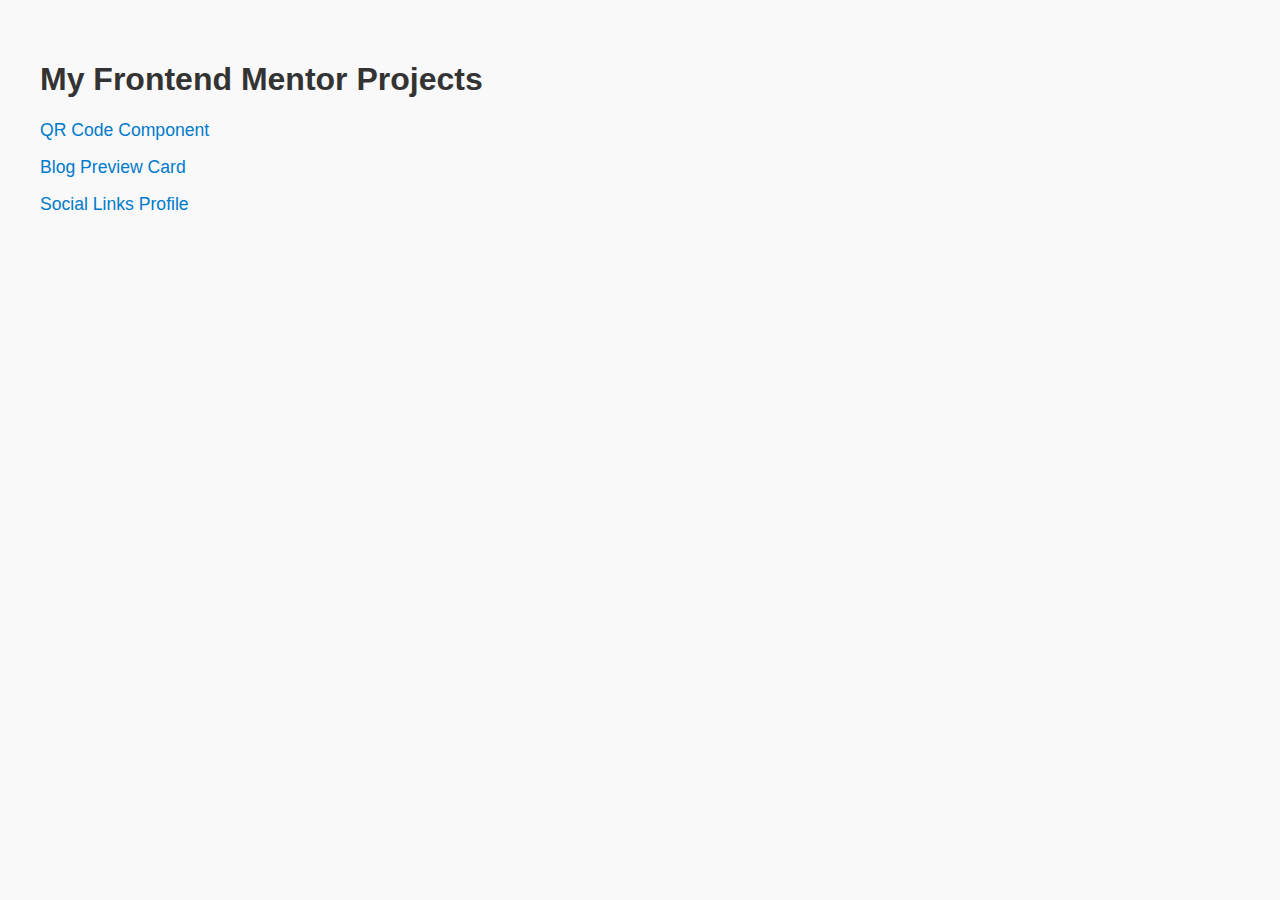
<file: index.html>
<!DOCTYPE html>
<html lang="en">
<head>
    <meta charset="UTF-8">
    <meta name="viewport" content="width=device-width, initial-scale=1.0">
    <title>Frontend Mentor Projects</title>
    <style>
    body {
      font-family: sans-serif;
      padding: 2rem;
      background: #f9f9f9;
    }
    h1 {
      color: #333;
    }
    ul {
      list-style: none;
      padding: 0;
    }
    li {
      margin-bottom: 1rem;
    }
    a {
      text-decoration: none;
      color: #007acc;
      font-size: 1.1rem;
    }
    a:hover {
      text-decoration: underline;
    }
  </style>
</head>
<body>
    
  <h1>My Frontend Mentor Projects</h1>
  <ul>
    <li><a href="01-qr-code-component/index.html">QR Code Component</a></li>
    <li><a href="02-blog-preview-card/index.html">Blog Preview Card</a></li>
    <li><a href="03-social-links-profile-main/index.html">Social Links Profile</a></li>
  </ul>

</body>
</html>
</file>
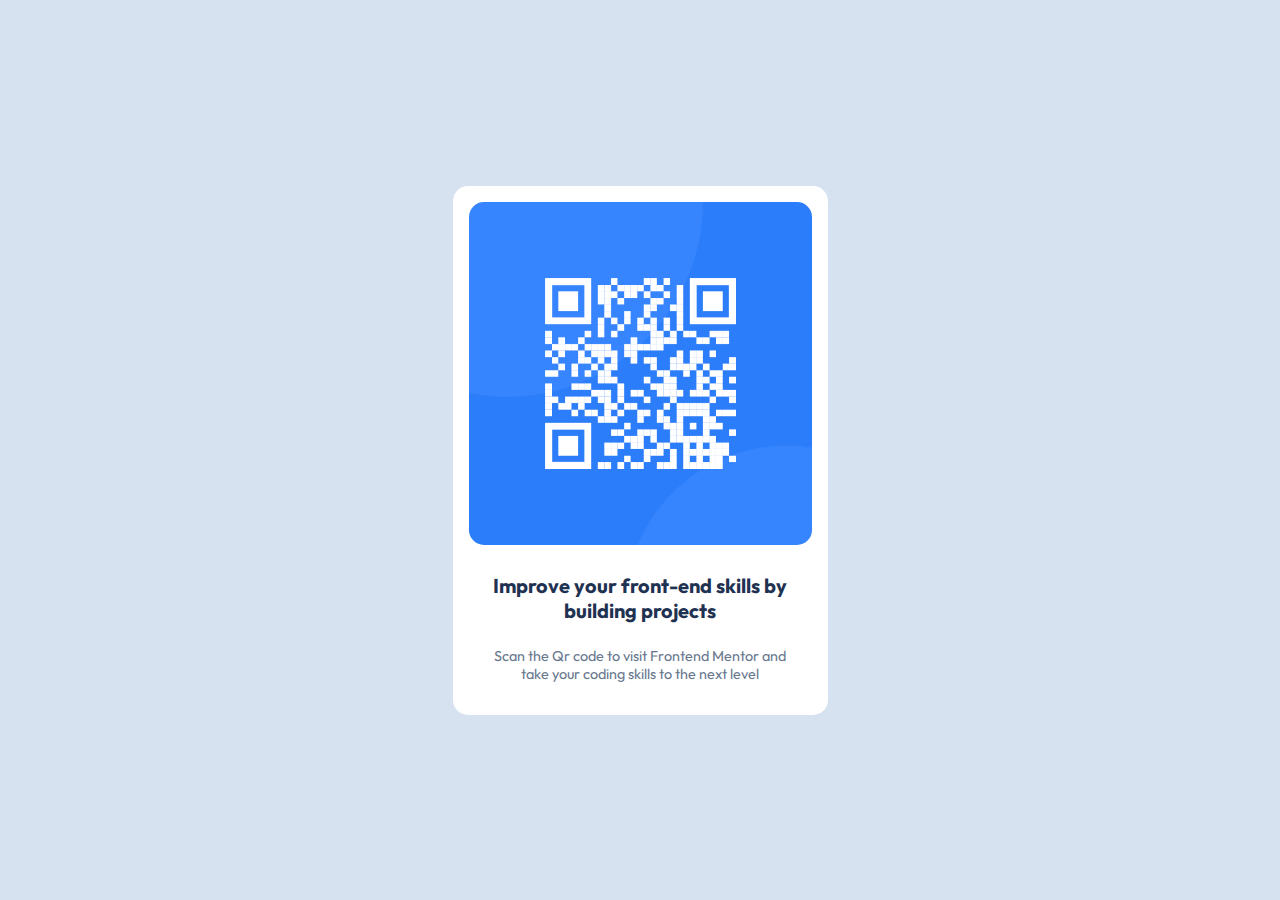
<file: 01-qr-code-component/index.html>
<!DOCTYPE html>
<html lang="en">
<head>
  <meta charset="UTF-8">
  <meta name="viewport" content="width=device-width, initial-scale=1.0"> 
  
  <link rel="preconnect" href="https://fonts.googleapis.com">
  <link rel="preconnect" href="https://fonts.gstatic.com" crossorigin>
  <link href="https://fonts.googleapis.com/css2?family=Outfit:wght@900&display=swap" rel="stylesheet">  
  
  <link rel="stylesheet" href="style.css">
  <link rel="icon" type="image/png" sizes="32x32" href="./images/favicon-32x32.png">
  
  <title>Frontend Mentor | QR code component</title>
  
</head>
<body>

  <div class="qr-card">
    
    <img src="./images/image-qr-code.png" alt="Qr code image">
    
    <div class="qr-content">

      <h1>Improve your front-end skills by building projects</h1>
      <p>Scan the Qr code to visit Frontend Mentor and take your coding skills to the next level</p>

    </div>
  </div>

</body>
</html>
</file>
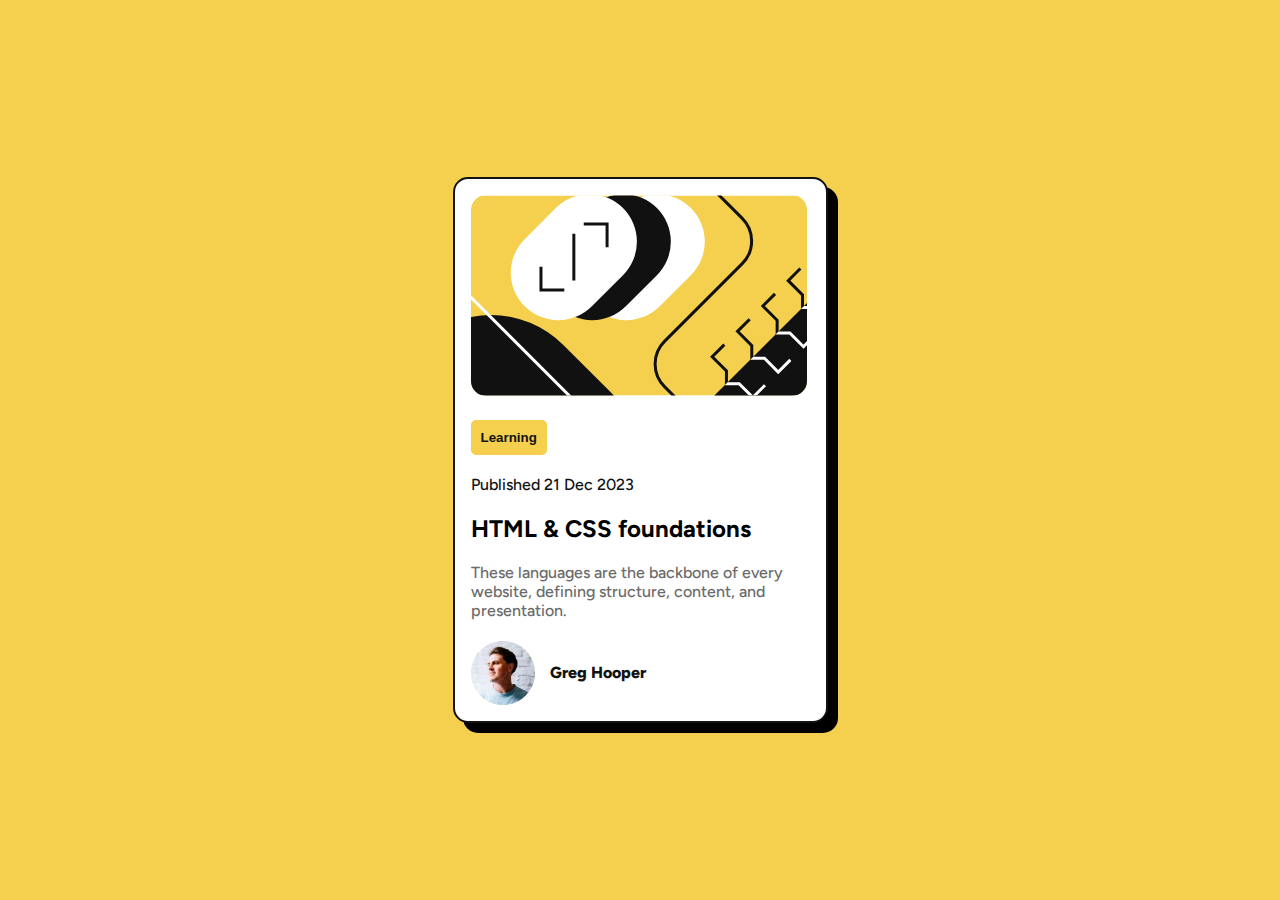
<file: 02-blog-preview-card/index.html>
<!DOCTYPE html>
<html lang="en">
<head>
  <meta charset="UTF-8">
  <meta name="viewport" content="width=device-width, initial-scale=1.0"> <!-- displays site properly based on user's device -->

  <link rel="icon" type="image/png" sizes="32x32" href="./assets/images/favicon-32x32.png">
  <link rel="preconnect" href="https://fonts.googleapis.com">
  <link rel="preconnect" href="https://fonts.gstatic.com" crossorigin>
  <link href="https://fonts.googleapis.com/css2?family=Figtree:ital,wght@0,300..900;1,300..900&family=Outfit:wght@900&display=swap" rel="stylesheet">
  <link rel="stylesheet" href="style.css">
  <title>Frontend Mentor | Blog preview card</title>

</head>
<body>

  <main id="container">

    <article class="blog-card">

      <img class="illustration" src="./assets/images/illustration-article.svg" alt="Illustration showing HTML and CSS fundamentals">
      <button>Learning</button>
      <p class="published">Published 21 Dec 2023</p>
      
      <div class="blog-content">
      
        <h1>HTML & CSS foundations</h1>
        <p>These languages are the backbone of every website, defining structure, content, and presentation.</p>
       
      </div>
      
      <div class="avatar">
        <img id="image-avatar" src="./assets/images/image-avatar.webp" alt="Greg Hooper">
        <p class="name">Greg Hooper</p>
      </div>
    
    </article> 

  </main>

</body>
</html>
</file>
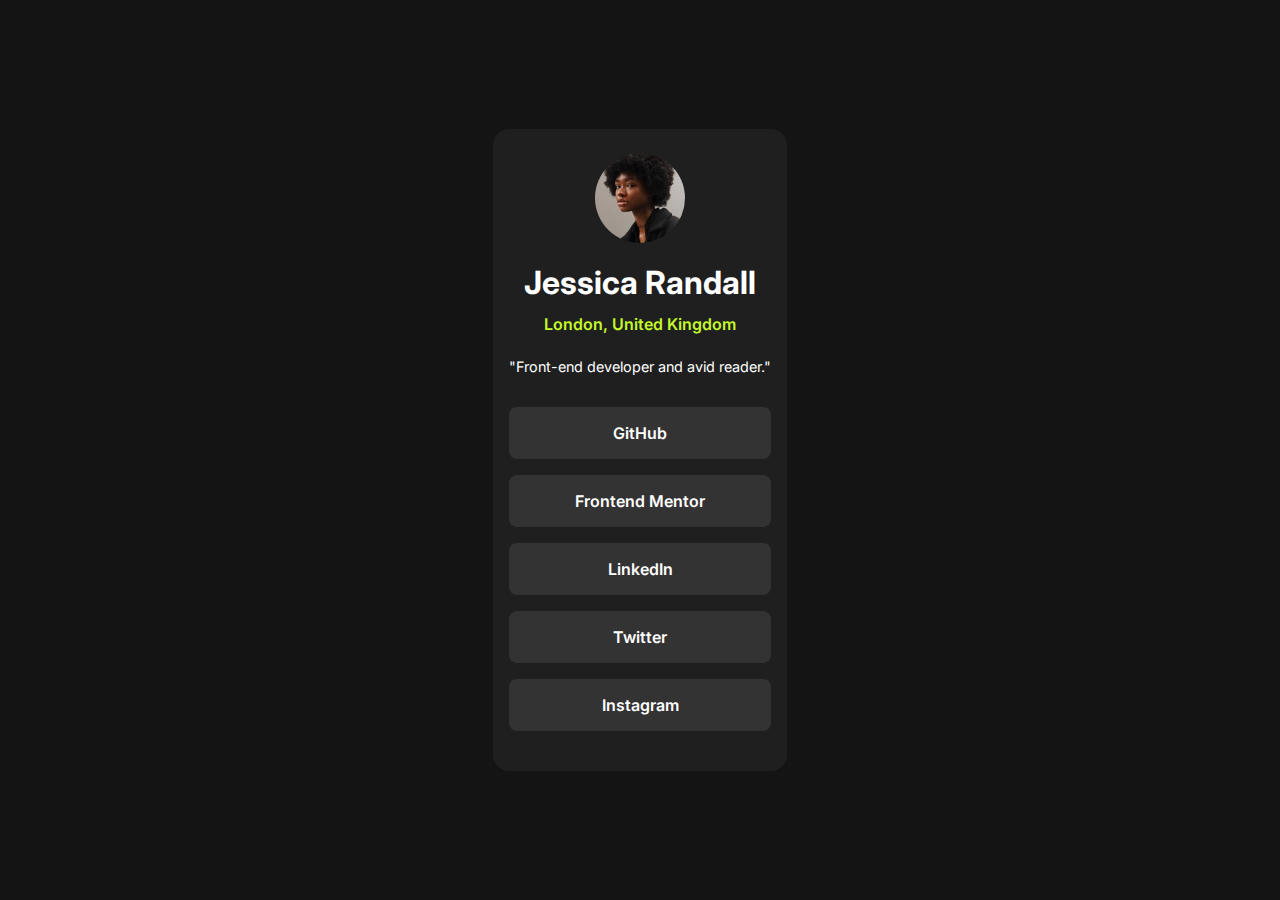
<file: 03-social-links-profile-main/index.html>
<!DOCTYPE html>
<html lang="en">
<head>
  <meta charset="UTF-8">
  <meta name="viewport" content="width=device-width, initial-scale=1.0"> <!-- displays site properly based on user's device -->

  <link rel="preconnect" href="https://fonts.googleapis.com">
  <link rel="preconnect" href="https://fonts.gstatic.com" crossorigin>
  <link href="https://fonts.googleapis.com/css2?family=Figtree:ital,wght@0,300..900;1,300..900&family=Inter:ital,opsz,wght@0,14..32,100..900;1,14..32,100..900&family=Outfit:wght@900&display=swap" rel="stylesheet">

  <link rel="icon" type="image/png" sizes="32x32" href="./assets/images/favicon-32x32.png">
  <link rel="stylesheet" href="style.css">
  <title>Frontend Mentor | Social links profile</title>

</head>
<body>

  <main>

    <article class="profil-card">

      <header class="profile-header">
        <img src="./assets/images/avatar-jessica.jpeg" alt="Jessica Randall's profile picture">
        <h1>Jessica Randall</h1>
        <p class="location">London, United Kingdom</p>
        <p class="tagline">"Front-end developer and avid reader."</p>
      </header>

      <div class="social-links">
        <ul>
          <li><a href="#">GitHub</a></li>
          <li><a href="#">Frontend Mentor</a></li>
          <li><a href="#">LinkedIn</a></li>
          <li><a href="#">Twitter</a></li>
          <li><a href="#">Instagram</a></li>
        </ul>
      </div>

    </article>

  </main>
  
</body>
</html>
</file>
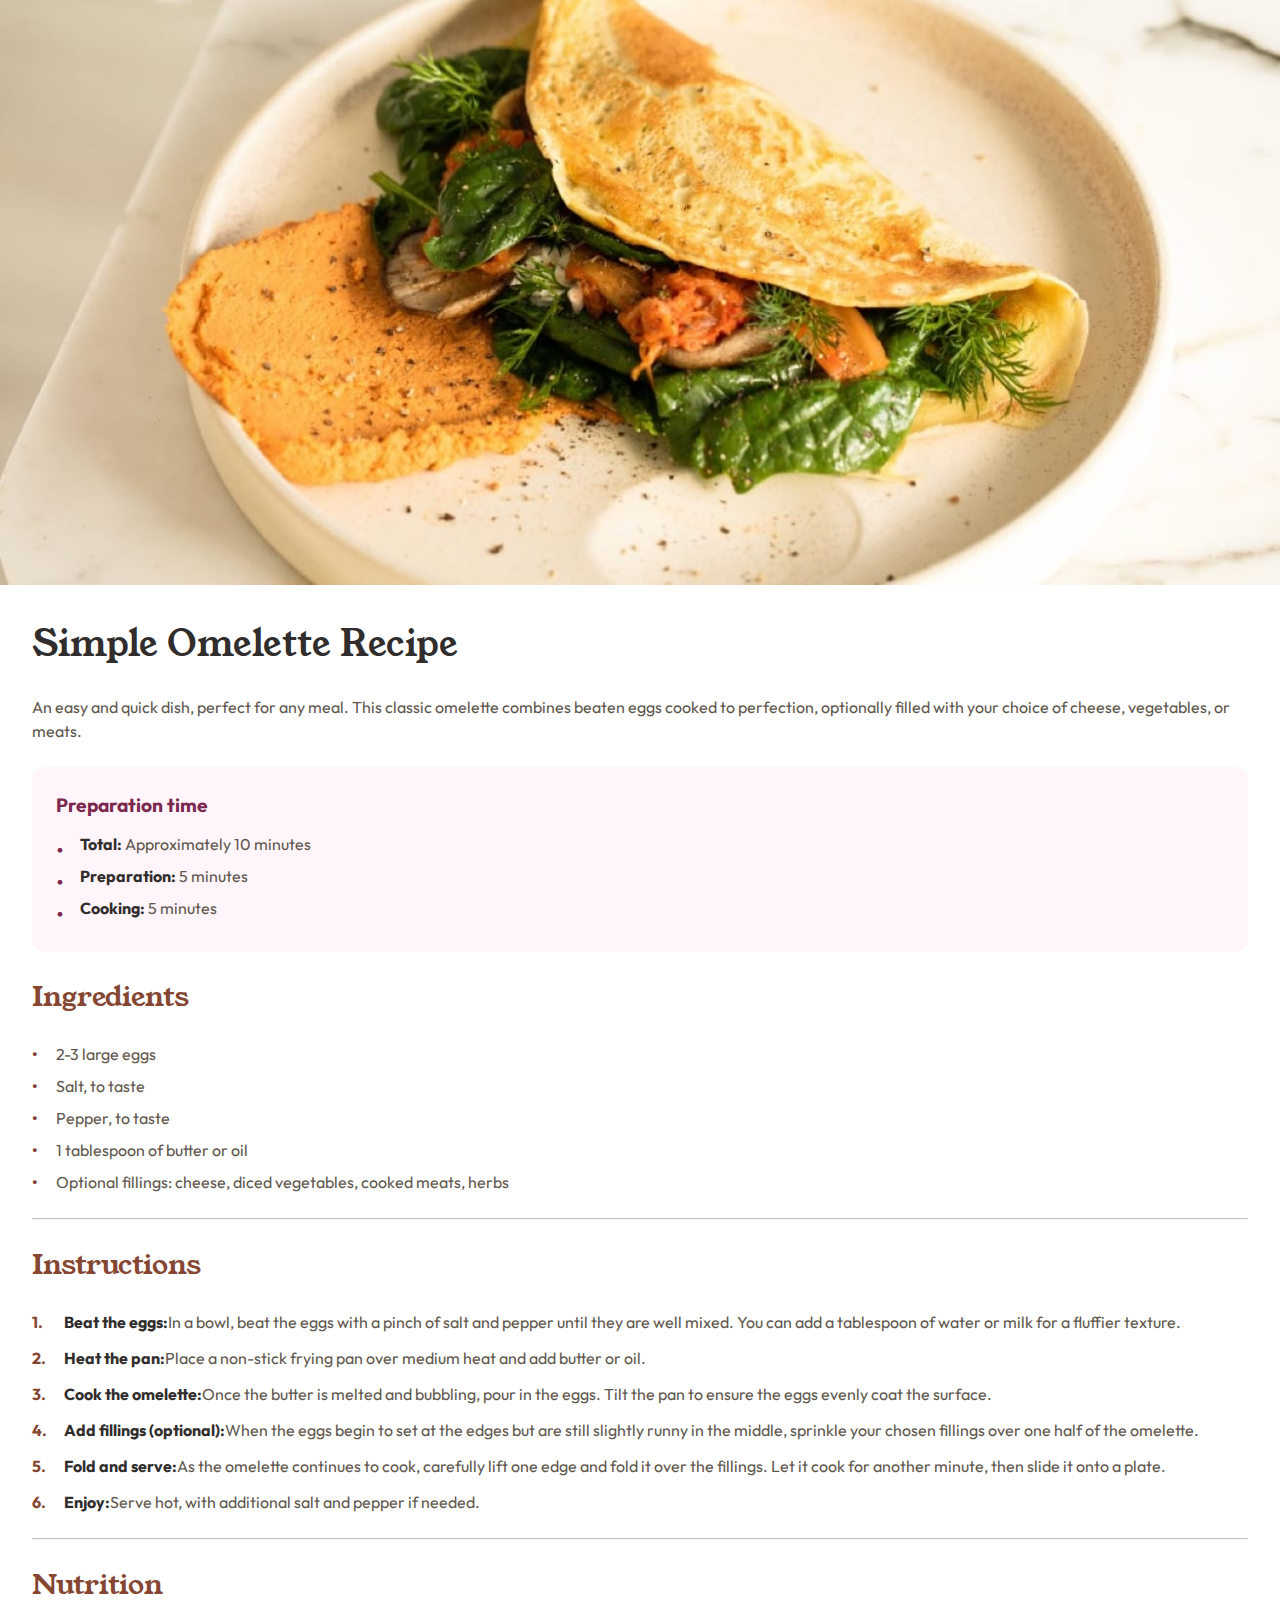
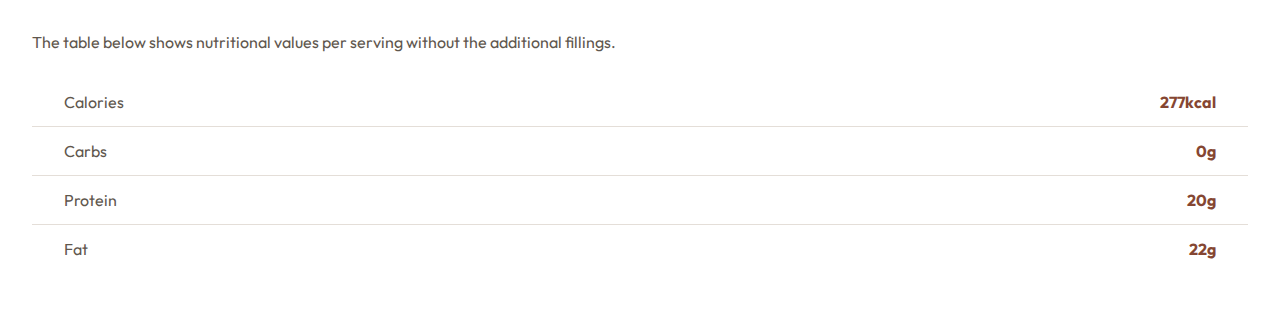
<file: 04-recipe-page-main/index.html>
<!DOCTYPE html>
<html lang="en">
<head>
  <meta charset="UTF-8">
  <meta name="viewport" content="width=device-width, initial-scale=1.0"> <!-- displays site properly based on user's device -->

  <link rel="icon" type="image/png" sizes="32x32" href="./assets/images/favicon-32x32.png">
  <link rel="stylesheet" href="style.css">

  <link rel="preconnect" href="https://fonts.googleapis.com">
  <link rel="preconnect" href="https://fonts.gstatic.com" crossorigin>
  <link href="https://fonts.googleapis.com/css2?family=Outfit:wght@100..900&family=Young+Serif&display=swap" rel="stylesheet">
  
  <title>Frontend Mentor | Recipe page</title>

</head>
<body>
  <main class="recipe-card">
    
    <img src="./assets/images/image-omelette.jpeg" alt="A close-up photograph of a freshly cooked omelette.">
    
    <div class="content-container">
      <h1 class="title">Simple Omelette Recipe</h1>
      <p>An easy and quick dish, perfect for any meal. This classic omelette combines beaten eggs cooked to perfection, optionally filled with your choice of cheese, vegetables, or meats.</p>
      
      <div class="preparation-time-box">
        <h3 class="preparation-time-title">Preparation time</h3>
        <ul class="preparation-time-list">
          <li><span>Total:</span> Approximately 10 minutes</li>
          <li><span>Preparation:</span> 5 minutes</li>
          <li><span>Cooking:</span> 5 minutes</li>
        </ul>
      </div>

      <h2 class="section-title">Ingredients</h2>
      <ul class="ingredients-list">
        <li>2-3 large eggs</li>
        <li>Salt, to taste</li>
        <li>Pepper, to taste</li>
        <li>1 tablespoon of butter or oil</li>
        <li>Optional fillings: cheese, diced vegetables, cooked meats, herbs</li>
      </ul>

      <hr class="divider">

      <h2 class="section-title">Instructions</h2>
      <ol class="instructions-list">
        <li><span>Beat the eggs:</span>In a bowl, beat the eggs with a pinch of salt and pepper until they are well mixed. You can add a tablespoon of water or milk for a fluffier texture.</li>
        <li><span>Heat the pan:</span>Place a non-stick frying pan over medium heat and add butter or oil.</li>
        <li><span>Cook the omelette:</span>Once the butter is melted and bubbling, pour in the eggs. Tilt the pan to ensure the eggs evenly coat the surface.</li>
        <li><span>Add fillings (optional):</span>When the eggs begin to set at the edges but are still slightly runny in the middle, sprinkle your chosen fillings over one half of the omelette.</li>
        <li><span>Fold and serve:</span>As the omelette continues to cook, carefully lift one edge and fold it over the fillings. Let it cook for another minute, then slide it onto a plate.</li>
        <li><span>Enjoy:</span>Serve hot, with additional salt and pepper if needed.</li>
      </ol>

      <hr class="divider">

      <h2 class="section-title">Nutrition</h2>
      <p>The table below shows nutritional values per serving without the additional fillings.</p>

      <table class="nutrition-table">
        
        <tbody>
          <tr>
            <td class="name">Calories</td>
            <td class="value">277kcal</td>
          </tr>
          
          <tr>
            <td class="name">Carbs</td>
            <td class="value">0g</td>
          </tr>
          
          <tr>
            <td class="name">Protein</td>
            <td class="value">20g</td>
          </tr>

          <tr>
            <td class="name">Fat</td>
            <td class="value">22g</td>
          </tr>

        </tbody>
      </table>
    </div>
  </main>
  
</body>
</html>
</file>
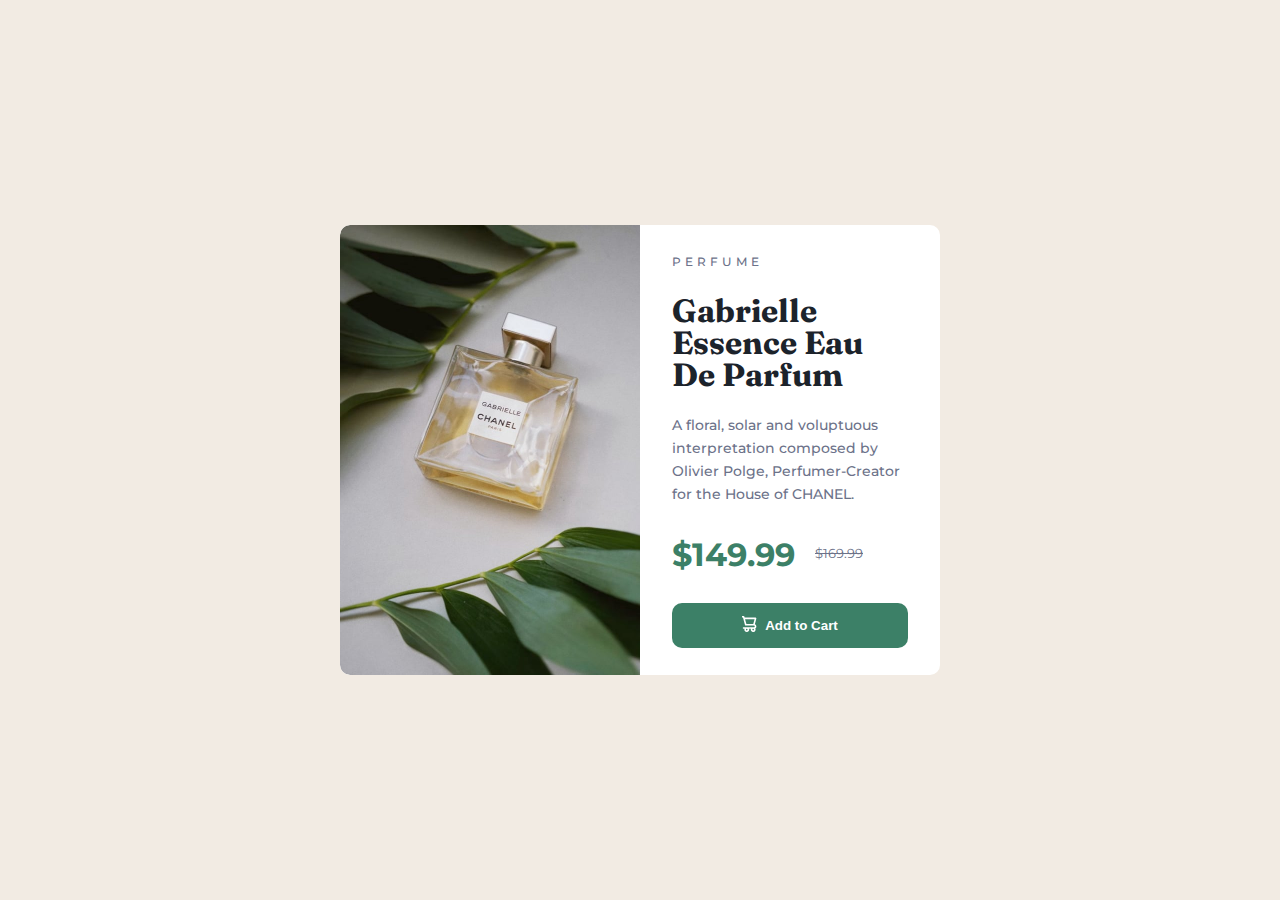
<file: 05-product-preview-card-component-main/index.html>
<!DOCTYPE html>
<html lang="en">
<head>
  <meta charset="UTF-8">
  <meta name="viewport" content="width=device-width, initial-scale=1.0"> 
  <meta name="description" content="Product preview card component - a modern, responsive perfume product card built with HTML and CSS.">


  <link rel="icon" type="image/png" sizes="32x32" href="./images/favicon-32x32.png">
  <link rel="stylesheet" href="style.css">

  <link rel="preconnect" href="https://fonts.googleapis.com">
  <link rel="preconnect" href="https://fonts.gstatic.com" crossorigin>
  <link href="https://fonts.googleapis.com/css2?family=Fraunces:ital,opsz,wght@0,9..144,100..900;1,9..144,100..900&family=Montserrat:ital,wght@0,100..900;1,100..900&family=Outfit:wght@100..900&family=Young+Serif&display=swap" rel="stylesheet">
  
  <title>Frontend Mentor | Product preview card component</title>

</head>
<body>

  <main class="product-card">
    <picture class="product-card__image">
      <source srcset="./images/image-product-desktop.jpg" media="(min-width: 600px)">
      <img src="./images/image-product-mobile.jpg" alt="Gabrielle Essence Eau De Parfum bottle">
    </picture>

    <div class="product-content">
      
      <p class="product-card__category">Perfume</p>
      <h1>Gabrielle Essence Eau De Parfum</h1>
      <p>A floral, solar and voluptuous interpretation composed by Olivier Polge, Perfumer-Creator for the House of CHANEL.</p>
      
      <div class="product-price">
        <span class="product-price__current">$149.99</span>
        <span class="product-price__old">$169.99</span>
      </div>

      <button type="button" class="add-to-cart-btn" aria-label="Add Gabrielle Essence Eau De Parfum to cart">Add to Cart</button>
    </div>
  </main>

</body>
</html>
</file>
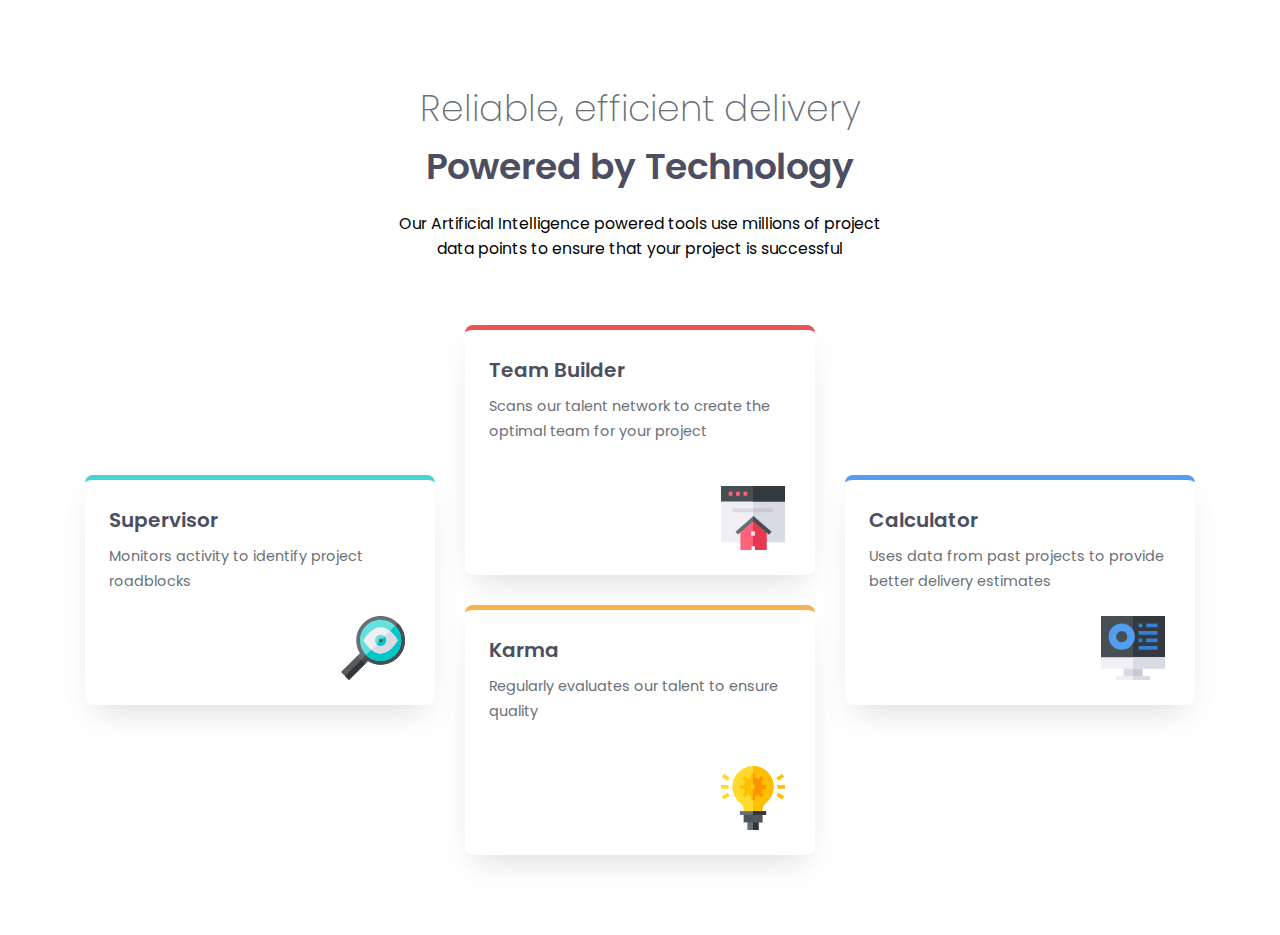
<file: 06-four-card-feature-section-master/index.html>
<!DOCTYPE html>
<html lang="en">
<head>
  <meta charset="UTF-8">
  <meta name="viewport" content="width=device-width, initial-scale=1.0"> <!-- displays site properly based on user's device -->

  <link rel="icon" type="image/png" sizes="32x32" href="./images/favicon-32x32.png">
  <link rel="stylesheet" href="style.css">

  <link rel="preconnect" href="https://fonts.googleapis.com">
  <link rel="preconnect" href="https://fonts.gstatic.com" crossorigin>
  <link href="https://fonts.googleapis.com/css2?family=Fraunces:ital,opsz,wght@0,9..144,100..900;1,9..144,100..900&family=Montserrat:ital,wght@0,100..900;1,100..900&family=Outfit:wght@100..900&family=Poppins:ital,wght@0,100;0,200;0,300;0,400;0,500;0,600;0,700;0,800;0,900;1,100;1,200;1,300;1,400;1,500;1,600;1,700;1,800;1,900&family=Young+Serif&display=swap" rel="stylesheet">

  <title>Frontend Mentor | Four card feature section</title>

</head>
<body>
  <header>
    <h1>Reliable, efficient delivery</h1>
    <h2>Powered by Technology</h2>
    <p>Our Artificial Intelligence powered tools use millions of project data points to ensure that your project is successful</p>
  </header>
  <main>

    <div class="container">

      <div class="card supervisor ">
        <h3 class="card-title">Supervisor</h3>
        <p>Monitors activity to identify project roadblocks</p>
        <img class="icon" src="./images/icon-supervisor.svg" alt="Magnifying Glass Icon">
      </div>

      <div class="card team-builder">
        <h3 class="card-title">Team Builder</h3>
        <p>Scans our talent network to create the optimal team for your project</p>
        <img class="icon" src="./images/icon-team-builder.svg" alt="House Icon">
      </div>

      <div class="card karma">
        <h3 class="card-title">Karma</h3>
        <p>Regularly evaluates our talent to ensure quality</p>
        <img class="icon" src="./images/icon-karma.svg" alt="Lightbulb Icon">
      </div>

      <div class="card calculator">
        <h3 class="card-title">Calculator</h3>
        <p>Uses data from past projects to provide better delivery estimates</p>
        <img class="icon" src="./images/icon-calculator.svg" alt="Monitor Icon">
      </div>

    </div>

  </main>
  
</body>
</html>
</file>
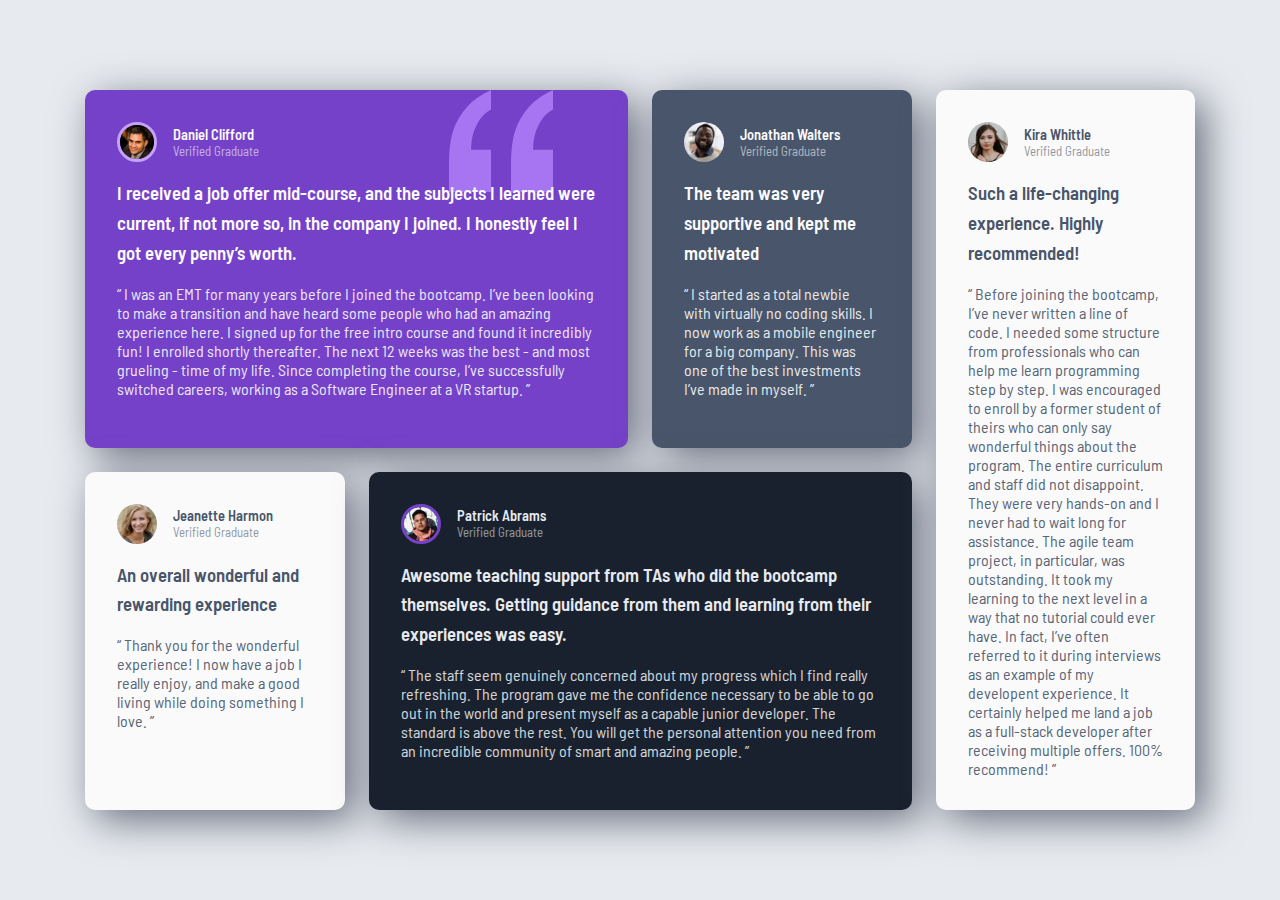
<file: 07-testimonials-grid-section-main/index.html>
<!DOCTYPE html>
<html lang="en">
<head>
  <meta charset="UTF-8">
  <meta name="viewport" content="width=device-width, initial-scale=1.0"> 

  <link rel="stylesheet" href="style.css">
  <link rel="icon" type="image/png" sizes="32x32" href="./images/favicon-32x32.png">

  <link rel="preconnect" href="https://fonts.googleapis.com">
  <link rel="preconnect" href="https://fonts.gstatic.com" crossorigin>
  <link href="https://fonts.googleapis.com/css2?family=Barlow+Semi+Condensed:ital,wght@0,100;0,200;0,300;0,400;0,500;0,600;0,700;0,800;0,900;1,100;1,200;1,300;1,400;1,500;1,600;1,700;1,800;1,900&family=Fraunces:ital,opsz,wght@0,9..144,100..900;1,9..144,100..900&family=Montserrat:ital,wght@0,100..900;1,100..900&family=Outfit:wght@100..900&family=Poppins:ital,wght@0,100;0,200;0,300;0,400;0,500;0,600;0,700;0,800;0,900;1,100;1,200;1,300;1,400;1,500;1,600;1,700;1,800;1,900&family=Young+Serif&display=swap" rel="stylesheet">
  
  <title>Frontend Mentor | Testimonials Grid Section</title>
</head>
<body>
  <main class="container">

    <div class="testimonials-grid">

      <div class="card card--daniel">

        <div class="profil">
          <img src="./images/image-daniel.jpg" alt="Daniel profil image">
          <div class="profil-info">
            <h3 class="name">Daniel Clifford</h3>
            <p class="status">Verified Graduate</p>
          </div>
        </div>

        <p class="card__header-text">I received a job offer mid-course, and the subjects I learned were current, if not more so, in the company I joined. I honestly feel I got every penny’s worth.</p>
        <p class="card__quote">“ I was an EMT for many years before I joined the bootcamp. I’ve been looking to make a transition and have heard some people who had an amazing experience here. I signed up for the free intro course and found it incredibly fun! I enrolled shortly thereafter. The next 12 weeks was the best - and most grueling - time of my life. Since completing the course, I’ve successfully switched careers, working as a Software Engineer at a VR startup. ”</p>

      </div>

      <div class="card card--jonathan">

        <div class="profil">
          <img src="./images/image-jonathan.jpg" alt="Jonathan profil image">
          <div class="profil-info">
            <h3 class="name">Jonathan Walters</h3>
            <p class="status">Verified Graduate</p>
          </div>
        </div>

        <p class="card__header-text">The team was very supportive and kept me motivated</p>
        <p class="card__quote">“ I started as a total newbie with virtually no coding skills. I now work as a mobile engineer for a big company. This was one of the best investments I’ve made in myself. ”</p> 

      </div>

      <div class="card card--jeanette">

        <div class="profil">
          <img src="./images/image-jeanette.jpg" alt="Jeanette profil image">
          <div class="profil-info">
            <h3 class="name">Jeanette Harmon</h3>
            <p class="status">Verified Graduate</p>
          </div>
        </div>

        <p class="card__header-text">An overall wonderful and rewarding experience</p>
        <p class="card__quote">“ Thank you for the wonderful experience! I now have a job I really enjoy, and make a good living while doing something I love. ”</p>

      </div>

        
      <div class="card card--patrick">

        <div class="profil">
          <img src="./images/image-patrick.jpg" alt="Patrick profil image">
          <div class="profil-info">
            <h3 class="name">Patrick Abrams</h3>
            <p class="status">Verified Graduate</p>
          </div>  
        </div>
          
        <p class="card__header-text">Awesome teaching support from TAs who did the bootcamp themselves. Getting guidance from them and learning from their experiences was easy.</p>
        <p class="card__quote">“ The staff seem genuinely concerned about my progress which I find really refreshing. The program gave me the confidence necessary to be able to go out in the world and present myself as a capable junior developer. The standard is above the rest. You will get the personal attention you need from an incredible community of smart and amazing people. ”</p>

      </div>

      <div class="card card--kira">

        <div class="profil">
          <img src="./images/image-kira.jpg" alt="Kira profil image">
          <div class="profil-info">
            <h3 class="name">Kira Whittle</h3>
            <p class="status">Verified Graduate</p>
          </div>
        </div>

        <p class="card__header-text">Such a life-changing experience. Highly recommended!</p>
        <p class="card__quote">“ Before joining the bootcamp, I’ve never written a line of code. I needed some structure from professionals who can help me learn programming step by step. I was encouraged to enroll by a former student of theirs who can only say wonderful things about the program. The entire curriculum and staff did not disappoint. They were very hands-on and I never had to wait long for assistance. The agile team project, in particular, was outstanding. It took my learning to the next level in a way that no tutorial could ever have. In fact, I’ve often referred to it during interviews as an example of my developent experience. It certainly helped me land a job as a full-stack developer after receiving multiple offers. 100% recommend! ”</p>

      </div>

    </div>
  
  </main>

</body>
</html>
</file>
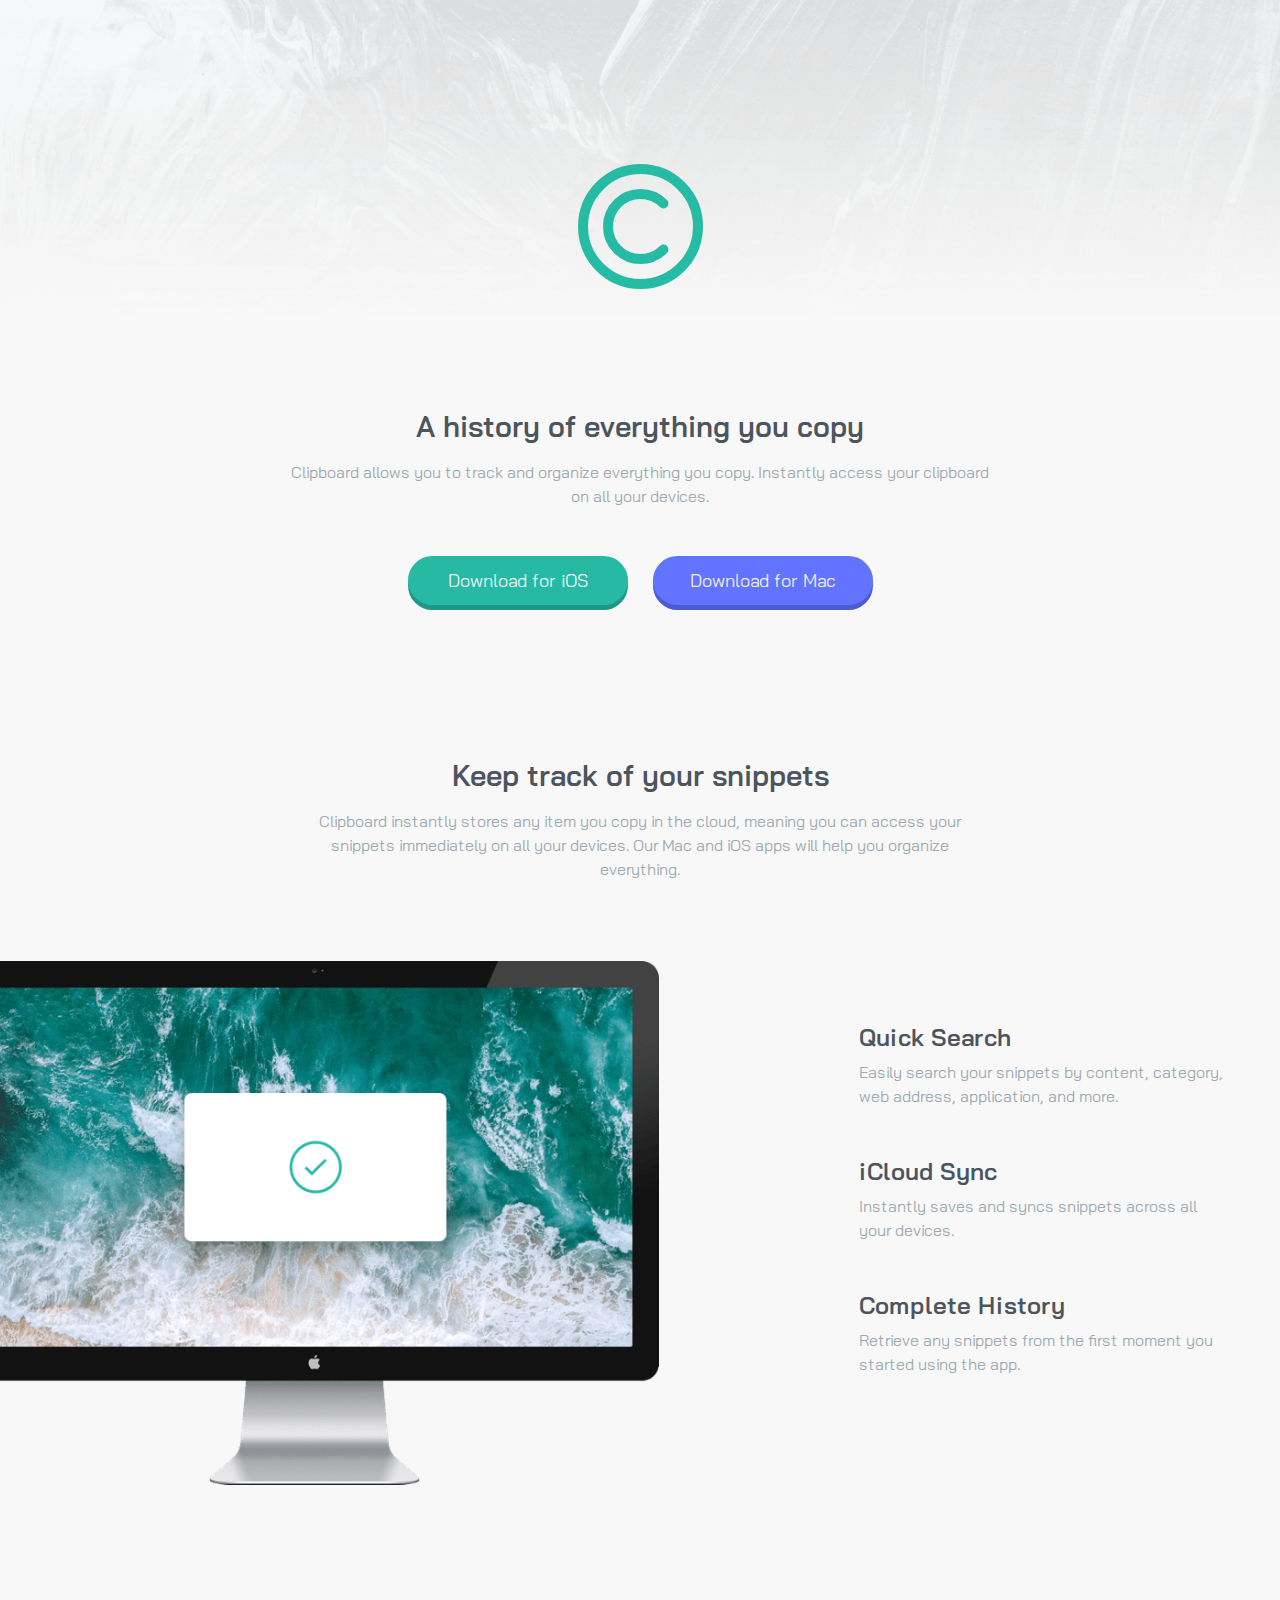
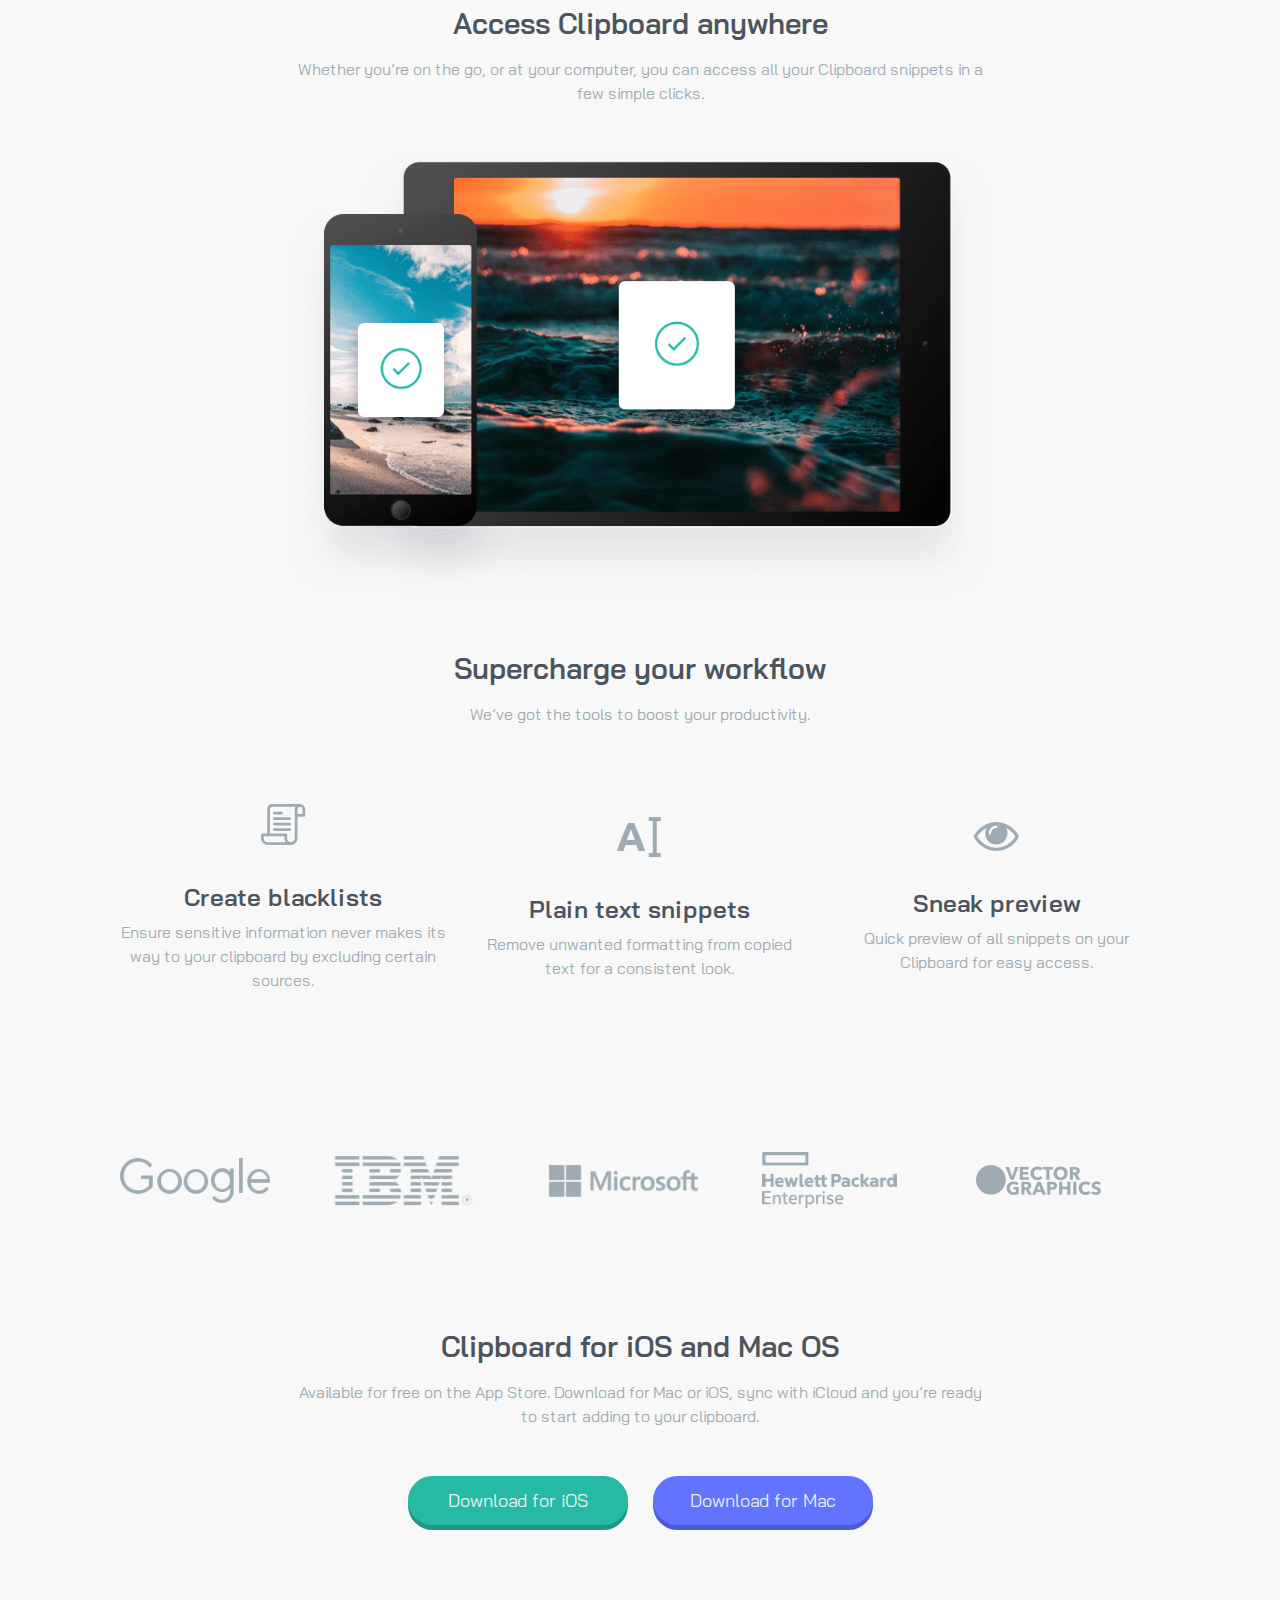
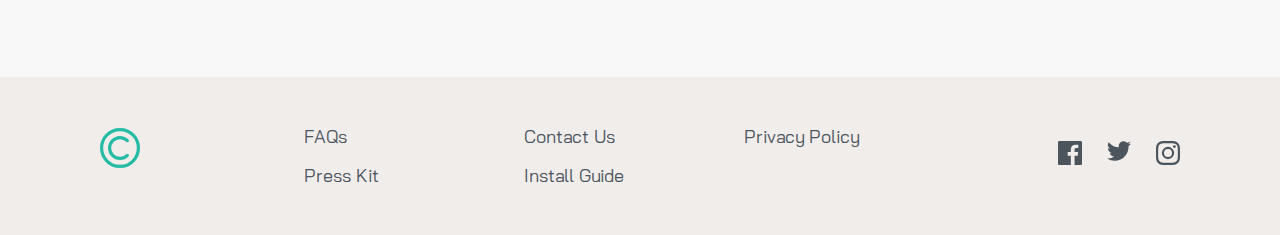
<file: 08-clipboard-landing-page-master/index.html>
<!DOCTYPE html>
<html lang="en">
<head>
  <meta charset="UTF-8">
  <meta name="viewport" content="width=device-width, initial-scale=1.0">

  <link rel="preconnect" href="https://fonts.googleapis.com">
  <link rel="preconnect" href="https://fonts.gstatic.com" crossorigin>
  <link href="https://fonts.googleapis.com/css2?family=Bai+Jamjuree:ital,wght@0,200;0,300;0,400;0,500;0,600;0,700;1,200;1,300;1,400;1,500;1,600;1,700&family=Barlow+Semi+Condensed:ital,wght@0,100;0,200;0,300;0,400;0,500;0,600;0,700;0,800;0,900;1,100;1,200;1,300;1,400;1,500;1,600;1,700;1,800;1,900&family=Fraunces:ital,opsz,wght@0,9..144,100..900;1,9..144,100..900&family=Montserrat:ital,wght@0,100..900;1,100..900&family=Outfit:wght@100..900&family=Poppins:ital,wght@0,100;0,200;0,300;0,400;0,500;0,600;0,700;0,800;0,900;1,100;1,200;1,300;1,400;1,500;1,600;1,700;1,800;1,900&family=Young+Serif&display=swap" rel="stylesheet">

  <link rel="icon" type="image/png" sizes="32x32" href="./images/favicon-32x32.png">
  <link rel="stylesheet" href="style.css">
  <title>Frontend Mentor | Clipboard landing page</title>
</head>
<body>

  <header>
    <div class="head">
      <img class="logo" src="./images/logo.svg" alt="logo">
      <div>
        <h2 class="title">A history of everything you copy</h2>
        <p class="info">Clipboard allows you to track and organize everything you copy. Instantly access your clipboard on all your devices.</p>
      </div>
      <div class="download-btn">
        <a href="#">Download for iOS</a>
        <a href="#">Download for Mac</a>
      </div>
    </div>
  </header>

  <main class="container">
    <section class="snippets">
      <h3 class="title">Keep track of your snippets</h3>
      <p class="info">Clipboard instantly stores any item you copy in the cloud, meaning you can access your snippets immediately on all your devices. Our Mac and iOS apps will help you organize everything.</p> 
    </section> 
    <section class="feature">
        <img class="image" src="./images/image-computer.png" alt="computer">
      
        <article class="features">
          <h4 class="sub-title">Quick Search</h4>
          <p class="info">Easily search your snippets by content, category, web address, application, and more.</p>
          <h4 class="sub-title">iCloud Sync</h4>
          <p class="info">Instantly saves and syncs snippets across all your devices.</p>
          <h4 class="sub-title">Complete History</h4>
          <p class="info">Retrieve any snippets from the first moment you started using the app.</p>
        </article>
    </section> 
      
    <section class="access-anywhere">
      <h3 class="title">Access Clipboard anywhere</h3>
      <p class="info">Whether you’re on the go, or at your computer, you can access all your Clipboard snippets in a few simple clicks.</p>
      <img class="image" src="./images/image-devices.png" alt="devices">
    </section>
      
    <section class="workflow">
      <div>
        <h3 class="title">Supercharge your workflow</h3>
        <p class="info">We’ve got the tools to boost your productivity.</p>
      </div>
      

      <article class="workflow-feature">
        <img class="icon" src="./images/icon-blacklist.svg" alt="blacklists icon">
        <h4 class="sub-title">Create blacklists</h4>
        <p class="info">Ensure sensitive information never makes its way to your clipboard by excluding certain sources.</p>
      </article>

      <article class="workflow-feature">
        <img class="icon" src="./images/icon-text.svg" alt=" text icon">
        <h4 class="sub-title">Plain text snippets</h4>
        <p class="info">Remove unwanted formatting from copied text for a consistent look.</p>
      </article>

      <article class="workflow-feature">
        <img class="icon" src="./images/icon-preview.svg" alt=" preview icon">
        <h4 class="sub-title">Sneak preview</h4>
        <p class="info">Quick preview of all snippets on your Clipboard for easy access.</p>
      </article>

    </section>

    <section class="brand-logo">
      <img src="./images/logo-google.png" alt="google logo">
      <img src="./images/logo-ibm.png" alt="ibm logo">
      <img src="./images/logo-microsoft.png" alt="microsoft logo">
      <img src="./images/logo-hp.png" alt="hp logo">
      <img src="./images/logo-vector-graphics.png" alt="vector graphics logo">
    </section>

    <section class="download">
      <h3 class="title">Clipboard for iOS and Mac OS</h3>
      <p class="info">Available for free on the App Store. Download for Mac or iOS, sync with iCloud and you’re ready to start adding to your clipboard.</p>
    
      <div class="download-btn">
        <a href="#">Download for iOS</a>
        <a href="#">Download for Mac</a>
      </div>
    </section>
  </main>

  <footer>
    <img class="logo" src="./images/logo.svg" alt="logo">
    <ul>
      <li><a href="#">FAQs</a></li>
      <li><a href="#">Contact Us</a></li>
      <li><a href="#">Privacy Policy</a></li>
      <li><a href="#">Press Kit</a></li>
      <li><a href="#">Install Guide</a></li>
    </ul>
    <div class="social-links">
      <a href="#"><img src="./images/icon-facebook.svg" alt="facebook icon"></a>
      <a href="#"><img src="./images/icon-twitter.svg" alt="twitter icon"></a>
      <a href="#"><img src="./images/icon-instagram.svg" alt="instagram icon"></a>
    </div>
  </footer>  
</body>
</html>
</file>
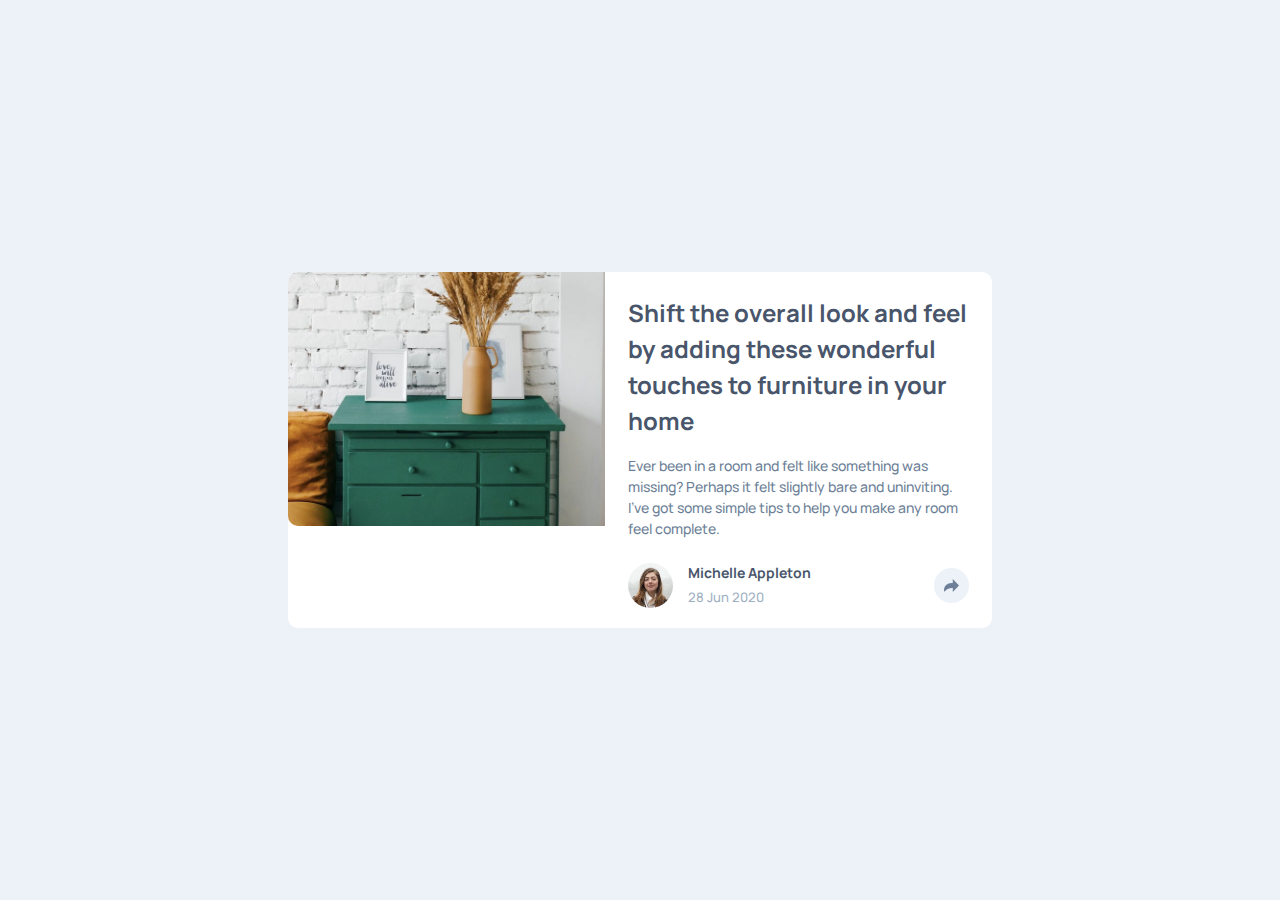
<file: 09-article-preview-component-master/index.html>
<!DOCTYPE html>
<html lang="en">

<head>
  <meta charset="UTF-8">
  <meta name="viewport" content="width=device-width, initial-scale=1.0">
  <link rel="icon" type="image/png" sizes="32x32" href="./images/favicon-32x32.png">
  <link rel="preconnect" href="https://fonts.googleapis.com">
  <link rel="preconnect" href="https://fonts.gstatic.com" crossorigin>
  <link
    href="https://fonts.googleapis.com/css2?family=Bai+Jamjuree:ital,wght@0,200;0,300;0,400;0,500;0,600;0,700;1,200;1,300;1,400;1,500;1,600;1,700&family=Barlow+Semi+Condensed:ital,wght@0,100;0,200;0,300;0,400;0,500;0,600;0,700;0,800;0,900;1,100;1,200;1,300;1,400;1,500;1,600;1,700;1,800;1,900&family=Fraunces:ital,opsz,wght@0,9..144,100..900;1,9..144,100..900&family=Manrope:wght@200..800&family=Montserrat:ital,wght@0,100..900;1,100..900&family=Outfit:wght@100..900&family=Poppins:ital,wght@0,100;0,200;0,300;0,400;0,500;0,600;0,700;0,800;0,900;1,100;1,200;1,300;1,400;1,500;1,600;1,700;1,800;1,900&family=Young+Serif&display=swap"
    rel="stylesheet">
  <link rel="stylesheet" href="style.css">
  <title>Frontend Mentor | Article preview component</title>
</head>

<body>
  <main>
    <div class="container">
      <img class="image" src="./images/drawers.jpg" alt="Drawers">
      <div>
        <div class="container-info">
          <h2>Shift the overall look and feel by adding these wonderful
            touches to furniture in your home</h2>
          <p>Ever been in a room and felt like something was missing? Perhaps
            it felt slightly bare and uninviting. I’ve got some simple tips
            to help you make any room feel complete.</p>
        </div>
        <div class="profil">
          <div class="container-flex">
            <img class="avatar" src="./images/avatar-michelle.jpg" alt="Michelle profil">
            <div class="profil-info">
              <p class="author-name">Michelle Appleton</p>
              <p class="article-date">28 Jun 2020</p>
            </div>
          </div>
          <button class="share-btn" type="button"><img class="icon" src="./images/icon-share.svg"
              alt="Share icon"></button>

        </div>
        <div class="active-share-btn">
          <div class="container-flex">
            <p>SHARE</p>
            <a href="#"><img class="logo" src="./images/icon-facebook.svg" alt="facebook icon"></a>
            <a href="#"><img class="logo" src="./images/icon-twitter.svg" alt="twitter icon"></a>
            <a href="#"><img class="logo" src="./images/icon-pinterest.svg" alt="pinterest icon"></a>
          </div>
          <div>
            <button class="active-btn " type="button"><img class="active-icon" src="./images/icon-share.svg"
                alt="Share icon"></button>
          </div>
        </div>
      </div>

    </div>

  </main>
  <script charset="UTF-8" src="./index.js"></script>
</body>

</html>
</file>
<file: 01-qr-code-component/style.css>
*{
    margin: 0;
    padding: 0;
    box-sizing: border-box;
}

body{
    font-family: "Outfit", sans-serif;
    background-color: hsl(212, 45%, 89%);
    min-height: 100vh;
    display: flex;
    align-items: center;
    justify-content: center;
    padding: 0 1.5rem;
}


.qr-card{
    width: 100%;
    max-width: 375px;
    background-color: hsl(0, 0%, 100%);
    border-radius: 15px;
    padding:  1rem;
}


img{
    width: 100%;
    border-radius: 15px;
    margin-bottom: 1.5rem;
}


.qr-content{
    padding: 0 1rem 1rem;
}

h1{
    font-size: 1.25rem;
    font-weight: 700;
    text-align: center;
    margin-bottom: 1.5rem;
    color: hsl(218, 44%, 22%);
}
p{
    font-size: 0.9rem;
    text-align: center;
    font-weight: 400;
    color: hsl(216, 15%, 48%);
}

@media (min-width:1440px) {
    .qr-card{
        max-width: 400px;
    }
    .qr-content{
        padding: 1.5rem;
        font-size: 1.5rem;
    }
    
}
</file>
<file: 02-blog-preview-card/style.css>
*{
    box-sizing: border-box;
    padding: 0;
    margin: 0;
}

body{
    font-family: "Figtree", sans-serif;
    min-height: 100vh;
    display: flex;
    justify-content: center;
    align-items: center;
    padding: 0 1rem;
    background-color: hsl(47, 88%, 63%);
    
}

.blog-card{
    width: 100%;
    max-width: 375px;
    background-color: hsl(0, 0%, 100%);
    border-radius: 15px;
    border: 2px solid hsl(0, 0%, 7%);
    box-shadow: 10px 10px;
    padding: 1rem;
}

.illustration{
    max-width: 100%;
    height: auto;
    border-radius: 15px;
    margin-bottom: 20px;
}

button{
    background-color: hsl(47, 88%, 63%);
    border-style: none;
    padding: 10px;
    margin-bottom: 20px;
    border-radius: 5px;
    color: hsl(0, 0%, 7%);
    font-weight: 800;
    cursor: pointer;
   
}

button:hover {
  transform: scale(1.05); 
  transition: transform 0.3s ease;
}

.blog-content{ 
    margin:20px 0;
}

.avatar{
    display: flex;
    align-items: center;
    gap: 15px;
}

.name{
    color: hsl(0, 0%, 7%);
    font-weight: 800;
    font-size: 1rem;
}

h1{
    font-size: 1.5rem;
    margin-bottom: 20px;
}

p{
    font-size: 1rem;
    font-weight: 500;
    color: hsl(0, 0%, 42%);
}

.published{
    color: hsl(0, 0%, 7%);
}

.blog-card h1:hover{
    color: hsl(47, 88%, 63%);
    transition: color 0.5s ease
}

@media (min-width:1440px) {
    .blog-card{
        max-width: 400px;
    }
    h1{
        font-size: 1.95rem;
    }
    p{
        font-size: 1.5rem;
    }
}
</file>
<file: 03-social-links-profile-main/style.css>
*{
    box-sizing: border-box;
    padding: 0;
    margin: 0;
}

body{
    font-family: "Inter", sans-serif ;
    min-height: 100vh;
    display: flex;
    justify-content: center;
    align-items: center;
    padding: 2rem;
    background-color: hsl(0, 0%, 8%);
}

.profil-card{
    width: 100%;
    max-width: 375px;
    height: auto;
    background-color: hsl(0, 0%, 12%);
    color: hsl(0, 0%, 100%);
    border-radius: 1rem;
    text-align: center;
    padding: 1.5rem 1rem;
}

.profile-header img{
    border-radius: 50%;
    max-width: 100%;
    height: 90px;
    width: 90px;
}

.header{
    padding: 0.6rem;
    
}

.social-links li{
    list-style-type: none;
    margin-bottom: 1rem;
    background-color: hsl(0, 0%, 20%);
    padding: 1rem;
    margin: 1rem 0;
    border-radius: 0.5rem;
    transition: background-color 0.3s ease;
}


h1{
    font-weight: 700;
    margin:1rem 0 0.8rem 0;

}
.tagline{
    font-weight: 400;
    font-size:0.9rem ;
    margin-bottom: 2rem;
}
.location {
    font-weight: 600;
    color: hsl(75, 94%, 57%); 
    margin-bottom: 1.5rem;
}

.social-links a{
    text-decoration: none;
    color: hsl(0, 0%, 100%);
    margin-bottom: 1.5rem;
    font-weight: 600;
    transition: color 0.3s ease;
} 

.social-links li:hover{
    background-color: hsl(75, 94%, 57%); 
    transform: scale(1.03);
}

.social-links li:hover a{
   color: hsl(0, 0%, 8%); 
}

@media (min-width:1440px) {
    .profil-card{
        max-width: 400px;
        padding: 1.5rem 1rem;
    }
    .social-links li{   
        margin: 1rem 0;
    }
    .profile-header h1{
        font-size: 2rem;
    }
    .tagline{
        font-size: 1rem;
    }
}
</file>
<file: 04-recipe-page-main/style.css>
*{
    margin: 0;
    padding: 0;
    box-sizing: border-box;
}
:root{
    --font-primary: "Young Serif", serif;
    --font-secondary:"Outfit", sans-serif;

    --color-White: hsl(0, 0%, 100%);
    --color-stone-100: hsl(30, 54%, 90%);
    --color-stone-150: hsl(30, 18%, 87%);
    --color-stone-600: hsl(30, 10%, 34%);
    --color-stone-900: hsl(24, 5%, 18%);
    --color-brown-800: hsl(14, 45%, 36%);

    --color-rose-800: hsl(332, 51%, 32%);
    --color-rose-50: hsl(330, 100%, 98%);
}
body{
  min-height: 100vh;
  font-family: var(--font-secondary);
  display: flex;
  justify-content: center;
  align-items: center;
  line-height: 1.5;
  color: var(--color-stone-600);
  background-color: var(--color-stone-100);
}

.recipe-card{
    width: 100%;
    background-color: var(--color-White);
}
.content-container{
    padding: 2rem;
    
}
img{
    max-width: 100%;
    height: auto;
    display: block;
    
}
.title{
    color: var(--color-stone-900);
    font-family: var(--font-primary);
    font-weight: 400;
    margin-bottom: 1.5rem; 
    font-size: 2.25rem;
}
.section-title{
    font-family: var(--font-primary);
    color: var(--color-brown-800);
    font-weight: 400;
    margin-bottom: 1.5rem; 
    font-size: 1.75rem;
}


p{
    margin-bottom: 1.5rem; 
    font-size: 1rem;
    font-weight: 400;
}
span{
    color: var(--color-stone-900);
    font-weight: 700;
}
.divider{
    margin:1.5rem 0;
    background-color: var(--color-stone-150);
    height: 1px;
    opacity: 0.6;
}


.preparation-time-box{
    background-color: var(--color-rose-50);
    border-radius: 0.75rem;
    padding: 1.5rem;
    margin-bottom: 1.5rem; 
}
.preparation-time-title{
    color: var(--color-rose-800);
    margin-bottom: 0.75rem;
    font-size: 1.2rem;
}
.preparation-time-list{
    list-style: none;
}
.preparation-time-list li{
    padding-left: 1.5rem;
    line-height: 1.5;
    position: relative;
    margin-bottom: 0.5rem;
}
.preparation-time-list li::before{
    color: var(--color-rose-800);
    content: "•";
    font-size: 1.5rem;
    position: absolute;
    left: 0;
    top: 0;
}

.ingredients-list{
    margin-bottom:1.5rem ;
    list-style: none;
}
.ingredients-list li{
    padding-left: 1.5rem;
    line-height: 1.5;
    position: relative;
    margin-bottom: 0.5rem;
}
.ingredients-list li::before{
    content: "•";
    color: var(--color-brown-800);
    font-size: 1rem;
    font-weight: 700;
    position: absolute;
    left: 0;
    top: 0;
}


.instructions-list{
    margin-bottom: 1.5rem;
    list-style: none;
    counter-reset: my-counter;
}
.instructions-list li{
    padding-left: 2rem;
    counter-increment: my-counter;
    position: relative;
    line-height: 1.5;
    margin-bottom: 0.75rem;
}
.instructions-list li::before{
    content: counter(my-counter) ".";
    color: var(--color-brown-800);
    font-weight: 700;
    position: absolute;
    left: 0;
    top:0;
    width: 1.5rem;
}

.nutrition-table{
    width: 100%;
    margin: 1.5rem 0; 
    border-collapse: collapse;
}
.nutrition-table tr{
    border-bottom: 1px solid var(--color-stone-150);
}
.nutrition-table tr:last-child{
    border-bottom: none;
}
.nutrition-table td{
    padding: 0.75rem 2rem;
}
.nutrition-table .name{
    text-align: left;
}
.nutrition-table .value{
   color: var(--color-brown-800);
   font-weight: 700;
   text-align: right;
}

@media (min-width:1440px) {
    body{
        padding: 6rem 0;
    }
    .recipe-card{
        border-radius: 1.5rem;
        max-width: 750px;
        padding: 2.5rem;
    }
    .content-container{
        padding: 0;
    }
    img{
        border-radius: 0.75rem ;
        margin-bottom: 2rem;
    }
    .content-container .title{
        margin-top: 0;
    }
}
</file>
<file: 05-product-preview-card-component-main/style.css>
*{
    margin: 0;
    padding: 0;
    box-sizing: border-box;
}
:root{
    --primary-green-500: hsl(158, 36%, 37%);
    --primary-green-700: hsl(158, 42%, 18%);

    --neutral-black: hsl(212, 21%, 14%);
    --neutral-grey: hsl(228, 12%, 48%);
    --neutral-cream: hsl(30, 38%, 92%);
    --neutral-white: hsl(0, 0%, 100%);

    --font-primary: "Montserrat", sans-serif;
    --font-secondary: "Fraunces", serif;
}

body{
    display: flex;
    justify-content: center;
    align-items: center;
    min-height: 100vh;
    line-height: 1.6;
    font-family: var(--font-primary);
    background-color: var(--neutral-cream);
    padding: 2rem 1rem;
}

.product-card{
    width: 100%;
    max-width: 375px;
    background-color: var(--neutral-white);
    border-radius: 10px;
    overflow: hidden;
}

.product-card__image img{
    width: 100%;
    display: block;
    border-top-left-radius: 10px;
    border-top-right-radius: 10px;
}

.product-content{
    padding: 1.5rem 2rem;
    color: var(--neutral-grey);
    
}
.product-card__category{
    text-transform: uppercase;
    letter-spacing: 4px;
    font-size: 0.75rem;
    margin-bottom: 1rem;
}
h1{
    font-size: 2rem;
    line-height: 1;
    margin-bottom: 1rem;
    color: var(--neutral-black);
    font-family: var(--font-secondary);
    font-weight: 700;
}
p{
    font-size: 0.9rem;
    margin-bottom: 1rem;
    font-weight: 500;
}
.product-price{
    display: flex;
    align-items: center;
    gap: 1.25rem;
    margin-bottom: 1rem;
}
.product-price__current{
    font-size: 2rem;
    font-weight: 700;
    color: var(--primary-green-500);
}
.product-price__old{
    font-size: 0.8rem;
    text-decoration: line-through;
}

.add-to-cart-btn{
    background: none;
    border: none;
    background-color: var(--primary-green-500);
    margin: 0 auto;
    width: 100%;
    padding: 0.8rem;
    border-radius: 10px;
    color: var(--neutral-white);
    font-weight: 700;
    display: flex;
    align-items: center;
    justify-content: center;
    transition: background-color 0.3s ease;
}
.add-to-cart-btn::before{
    content: url(./images/icon-cart.svg);
    margin-right: 0.5rem;
}
.add-to-cart-btn:hover{
    background-color: var(--primary-green-700);
}

@media (min-width: 600px) {
    .product-card{
        display: flex;
        max-width: 600px;
  
    }
    .product-card__image,
    .product-content {
        flex: 1 1 50%; 
    }
   .product-content{
        display: flex;
        flex-direction: column;
       justify-content: space-around;
   }
    .product-card__image img{
        height: 100%;
        object-fit: cover;
        border-bottom-left-radius: 10px;
        border-top-right-radius: 0;
    }
}
</file>
<file: 06-four-card-feature-section-master/style.css>
*{
    margin: 0;
    padding: 0;
    box-sizing: border-box;
}

:root{

    --font-primary: "Poppins", sans-serif;

    --color-primary-red: hsl(0, 78%, 62%);
    --color-primary-cyan: hsl(180, 62%, 55%);
    --color-primary-orange: hsl(34, 97%, 64%);
    --color-primary-blue: hsl(212, 86%, 64%);
    
    --color-neutral-grey-500: hsl(234, 12%, 34%);
    --color-neutral-grey-400: hsl(212, 6%, 44%);
    --color-neutral-white: hsl(0, 0%, 100%);
    --shadow-main: 0 15px 30px -10px hsla(234, 12%, 34%, 0.2); 
}

body{
    min-height: 100vh;
    display: flex;
    justify-content: center;
    align-items: center;
    flex-direction: column;
    padding: 5rem 2rem;
    font-size: 15px;
    line-height: 1.6;
    background-color: var(--color-neutral-white);
    font-family: var(--font-primary);
}

header{
    text-align: center;
    max-width: 540px;
}

header h1{
    color: var(--color-neutral-grey-400);
    font-weight: 200;
    font-size: 1.5rem;
    
}
header h2{
    color: var(--color-neutral-grey-500);
    font-weight: 600;
    font-size: 1.6rem;
    margin-bottom: 1rem;
}
header p{
    text-align: center;
    font-weight: 400;
    font-size: 0.98rem;
    letter-spacing: normal;
}


.container{
    margin-top: 2rem;
    display: flex;
    flex-direction: column;
    gap: 25px;
    text-align: left;
    width: 100%;
    max-width: 375px;
}

.card{
    background-color: var(--color-neutral-white);
    padding: 1.5rem;
    border-radius: 8px;
    box-shadow:var(--shadow-main);
    transition: transform 0.3s ease, background 0.3s ease;
    position: relative;
    min-height: 230px;
}
.card p{
    color: var(--color-neutral-grey-400);
    margin-bottom: 2rem;
    font-size: 0.9rem;
    line-height: 1.7;
}
.card:hover{
    transform: scale(1.03);
}

.card-title{
    color: var(--color-neutral-grey-500);
    font-weight: 600;
    margin-bottom: 0.5rem;
    font-size: 1.25rem;
}

.icon{
    position: absolute;
    bottom: 25px;
    right: 30px;
    width: 64px;
    height: auto;
}


.supervisor{
    border-top: 5px solid var(--color-primary-cyan);
}
.team-builder{
    border-top: 5px solid var(--color-primary-red);
}
.karma{
    border-top: 5px solid var(--color-primary-orange);

}
.calculator{
    border-top: 5px solid var(--color-primary-blue);
}


@media (min-width: 1000px) {
    header{
        margin-bottom: 2rem;
    }
    header h1, header h2{
        font-size: 2.25rem;
    }
    header p{
        max-width: 500px;
        margin: 0 auto;
    }
  
    .container{
        max-width: 1110px;
        display: grid;
        justify-content: center;
        grid-template-columns: repeat(3,1fr);
        grid-template-rows: repeat(2,minmax(250px, auto));
        gap: 30px;
    }
    .supervisor{
        grid-column: 1 / 2;
        grid-row: 1/ 3;
        align-self: center;
    }
    .team-builder{
        grid-column: 2/3;
        grid-row: 1/2;
    }
    .karma{
        grid-column: 3/2;
        grid-row: 2/3;
    }
    .calculator{
        grid-column: 3/4;
        grid-row: 1/3;
        align-self: center;
    }
}
</file>
<file: 07-testimonials-grid-section-main/style.css>
:root{
    --font-family:"Barlow Semi Condensed", sans-serif;

    --purple-50: hsl(260, 100%, 95%);
    --purple-300: hsl(264, 82%, 80%);
    --purple-500: hsl(263, 55%, 52%);

    --white: hsl(0, 0%, 98%);
    --grey-100: hsl(214, 17%, 92%);
    --grey-200: hsl(0, 0%, 81%);
    --grey-400: hsl(224, 10%, 45%);
    --grey-500: hsl(217, 19%, 35%);
    --dark-blue: hsl(219, 29%, 14%);
    --black: hsl(0, 0%, 7%);

}

*{
    margin: 0;
    padding: 0;
    box-sizing: border-box;
}

body{
    min-height: 100vh;
    display: flex;
    justify-content: center;
    align-items: center;
    font-size: 13px;
    font-family: var(--font-family);
    background-color: var(--grey-100);
    padding: 2rem;
}

.container{
    width: 100%;
    max-width:  400px;
   
}

.testimonials-grid{
    display: flex;
    flex-direction: column;
    gap: 1.5rem;
    
}
.card{
    padding: 2rem;
    border-radius: 10px;
    box-shadow: 10px 10px 40px var(--grey-400);
    transition: transform 0.3s ease;
}
.card:hover{
    transform: scale(1.02);
}

.profil{
    display: flex;
    align-items: center;
    gap: 1rem;
    margin-bottom: 1rem;
}
img{
    width: 40px;
    height: 40px;
    border-radius: 50%;
}

.card--daniel  img{
    border: 3px solid var(--purple-300);
}
.card--patrick img{
    border: 3px solid var(--purple-500);
}

.card--daniel{
    background-color: var(--purple-500);
    color: var(--white);
}


.card--jonathan{
    background-color: var(--grey-500);
    color: var(--white);
}

.card--jeanette ,.card--kira{ 
    background-color: var(--white);
    color: var(--grey-500);
}
.card--patrick{
    background-color: var(--dark-blue);
    color: var(--grey-100);
}

.name{
    font-weight: 600;
    font-size: 0.9rem;
}
.status {
  opacity: 0.6;
  font-size: 0.8rem;
}
.card__header-text{
    font-size: 1.3rem;
    font-weight: 600;
    margin-bottom: 1rem;
    line-height: 1.6;
}
.card__quote{
    font-size: 0.9rem;
    opacity: 0.9;
}


@media (min-width:1000px) {
    body{
        padding: 4rem 2rem;
    }   
    .container{
        max-width: 1110px;  
    }
    .testimonials-grid{
        display: grid;
        grid-template-columns: repeat(4, 1fr);
        grid-auto-rows: auto;
        gap: 1.5rem;
    }
    .card--daniel{
        background-image: url(./images/bg-pattern-quotation.svg);
        background-repeat: no-repeat;
        background-position: top 0 right 75px;
        grid-column: 1/3; 
    }
    .card--jonathan{
        grid-column: 3/4;
    }
    .card--jeanette{
        grid-column: 1/2;
        grid-row: 2;
    }
    .card--patrick{
        grid-column: 2/4;
        grid-row: 2;
    }
    .card--kira{
        grid-column: 4/5;
        grid-row: 1/3;
    }
    .card__header-text{
        font-size: 1.17rem;
    }
    .card__quote{
        font-size: 1rem;
    }
}
</file>
<file: 08-clipboard-landing-page-master/style.css>
:root{

    --font: "Bai Jamjuree", sans-serif;

    --green-500: hsl(171, 66%, 44%);
    --blue-100: hsl(233, 100%, 69%);
    --white: hsla(0, 0%, 97%, 0.95);;
    --gray-700: hsl(210, 10%, 33%);
    --gray-500: hsl(201, 11%, 66%);
}
*{
    padding: 0;
    margin: 0;
    box-sizing: border-box;
}

body{
    font-family: var(--font);
    font-size: 18px;
    min-height: 100vh;
    display: flex;
    justify-content: center;
    align-items: center;
    flex-direction: column;
    background-image: url(./images/bg-header-mobile.png);
    background-repeat: no-repeat;
    background-position: top center;
    background-size: contain;
    background-color: var(--white);
    text-align: center;
}

header, main,footer{
    width: 100%;
    max-width: 400px; 
    padding: 0 1.5rem;
}

main{
    padding-bottom: 0;
}

.title{
    color: var(--gray-700);
    margin-bottom: 1rem;
    font-size: 1.8rem;
    font-weight: 600;
}
.sub-title{
    color: var(--gray-700);
    margin-bottom: 0.5rem;
    font-size: 1.5rem;
    font-weight: 600;
}
.info{
    color: var(--gray-500);
    margin-bottom: 3rem;
    font-size: 1rem;
    font-weight: 400;
    line-height: 1.5;
}


section{
    margin-top: 120px;
}
header{
    padding-top: 100px;
    margin-bottom: 150px;
}
header .logo{
    margin-bottom: 50px;
    padding: 4rem 0;
}
.download-btn{
    display: flex;
    flex-direction: column;
    align-items: center;
}
.download-btn a{
    width: 100%;
    max-width: 300px;
    color: var(--white);
    padding: 0.8rem;
    border-radius: 25px;
    margin-bottom: 2rem;
    text-decoration: none;
    display: block;
    text-align: center;
}
.download-btn a:first-child{
    background-color: var(--green-500);
    box-shadow: 0 5px hsl(171, 63%, 36%);
}
.download-btn a:last-child{
    background-color: var(--blue-100);
    box-shadow: 0 5px hsl(233, 60%, 56%)
}

.download-btn a:hover, .download-btn a:focus{
   opacity: 0.7;
}
.download-btn a:active{
    box-shadow: 0 2px currentColor;
    transform: translateY(4px)
}

.image{
    max-width: 100%;
    height: auto;
    margin-bottom: 3rem;
}
.logo{
    max-width: 100%;
    height: auto;
    margin-bottom: 1rem;
}
.icon{
    margin-bottom: 2rem;
    width: 45px;
}
.workflow-feature .info {
    margin-bottom: 0;
}
.workflow-feature{
   margin-bottom: 40px;
}


.brand-logo{
    display: flex;
    flex-direction: column;
    justify-content: center;
    align-items: center;
    gap: 30px;

}
.brand-logo img{
   max-width: 150px;
    
}


footer{
    padding: 40px 1.5rem;
    margin-top: 120px;
    background-color: hsl(30, 14%, 93%);
}
footer .logo{
    width: 40px;
   

}
ul{
    list-style: none;
    padding: 0;
    margin-bottom: 40px;
}

ul li{
    padding: 0.5rem 0;
    
}
ul li a{
    text-decoration: none;
    color: var(--gray-700);
    transition: color 0.2s;
}
ul li a:hover,
ul li a:focus {
    cursor: pointer;
    color: var(--green-500);
}
.social-links{
    display: flex;
    justify-content: space-evenly;
    
}

@media (min-width: 1000px) {
    body{
        background-image: url(./images/bg-header-desktop.png);
        background-size: contain;
        background-position: top center;
        background-repeat: no-repeat;
        text-align: center;
    }
    header,main,footer{
        max-width:1440px;
        padding: 0 50px;
        margin: 0 auto;
    }
    header{
        padding-top: 100px;
        margin-bottom: 120px;
    }

    header .head{
        max-width: 700px;
        margin: 0 auto;
    }


    .download-btn{
        flex-direction: row;
        justify-content: center;
        gap: 25px;
    }
    .download-btn a{
        max-width: 220px;
    }

    .snippets {
        max-width: 700px;
        margin: 0 auto 5rem auto;
    }
    
    .feature{
        display: grid;
        grid-template-columns: 1.3fr 0.7fr; 
        align-self: center;
        align-items: center;
        gap: 120px;
        margin: 0 auto 120px auto
    }
    .feature .image{
        margin-left: -80px;
        margin-bottom: 0;
    }
    .features{
        text-align: left;
        max-width: 400px;
    }

    .access-anywhere{
        max-width: 700px;
        margin: 0 auto;
    }


    .workflow{
        display: grid;
        grid-template-columns: repeat(3 ,1fr);
        grid-template-rows: auto auto;
        max-width: 1040px;  
        align-self: center;
        align-items: center;
        gap: 30px;
        margin: 0 auto 120px auto;
    }
    .workflow> div{
        grid-column: 1/4;
    }
    .workflow-feature {
        margin-top: 0;
    }


    .brand-logo{
        display: grid;
        grid-template-columns: repeat(5 ,1fr);
        grid-template-rows: auto;
        max-width: 1040px;  
        align-self: center;
        align-items: center;
        gap: 30px;
        margin: 0 auto 120px auto;
    }


    .download{
        max-width:700px;
        margin: 0 auto 120px auto;
    }


    footer{
        display: grid;
        grid-template-columns: 0.2fr 1fr 0.3fr;
        grid-template-rows: auto auto;
        align-items: center;
        width: 100%;
        max-width: none;
        padding: 40px 100px ;
    }
    ul{
        display: grid;
        grid-template-columns: repeat(3,1fr);
        grid-template-rows: auto auto;
        gap: 0;
        margin: 0;
        text-align: left;
        padding-left: 60px;
    }
    .social-links{
       justify-content: flex-end;
       gap: 25px;
    }
}
</file>
<file: 09-article-preview-component-master/style.css>
:root {
  --font: "Manrope", sans-serif;
  --very-dark-grayish-blue: hsl(217, 19%, 35%);
  --desaturated-dark-blue: hsl(214, 17%, 51%);
  --grayish-blue: hsl(212, 23%, 69%);
  --light-grayish-blue: hsl(210, 46%, 95%);
}

* {
  margin: 0;
  padding: 0;
  box-sizing: border-box;
}
body {
  font-family: var(--font);
  display: flex;
  justify-content: center;
  align-items: center;
  min-height: 100vh;
  background-color: var(--light-grayish-blue);
  padding: 1rem;
  line-height: 1.5;
}
main {
  max-width: 400px;
  width: 100%;
}
.container {
  border-radius: 10px;
  background-color: white;
  position: relative;
}
.image {
  display: block;
  max-width: 100%;
  height: auto;
  border-top-left-radius: 10px;
  border-top-right-radius: 10px;
}
.container-info {
  padding: 23px;
}
h2 {
  margin-bottom: 1rem;
  font-weight: 700;
  color: var(--very-dark-grayish-blue);
  font-size: 18px;
}
.container-info p {
  color: var(--desaturated-dark-blue);
  font-weight: 500;
  font-size: 14px;
}
.profil {
  display: flex;
  align-items: center;
  justify-content: space-between;
  margin: 0 23px;
  padding-bottom: 20px;
}
.container-flex {
  display: flex;
  align-items: center;
  gap: 15px;
}
.avatar {
  border-radius: 50%;
  width: 45px;
}
.share-btn,
.active-btn {
  background: none;
  border: none;
  width: 35px;
  height: 35px;
  border-radius: 50%;
  display: flex;
  align-items: center;
  justify-content: center;
}
.share-btn {
  background-color: var(--light-grayish-blue);
}
.share-btn:hover {
  background-color: var(--desaturated-dark-blue);
}
.share-btn:hover .icon {
  filter: brightness(0) invert(1);
}
.active-btn {
  background-color: var(--desaturated-dark-blue);
}
.active-share-btn a:hover {
  opacity: 0.8;
}
.icon,
.active-icon {
  width: 15px;
}
.author-name {
  color: var(--very-dark-grayish-blue);
  font-weight: 700;
  font-size: 14px;
  margin-bottom: 5px;
}
.article-date {
  color: var(--grayish-blue);
  font-weight: 500;
  font-size: 13px;
}

/* ACTIVE BUTTON */
.active-share-btn {
  display: none;
  position: absolute;
  bottom: 0;
  right: 0;
  left: 0;
  justify-content: space-between;
  align-items: center;
  background-color: var(--very-dark-grayish-blue);
  padding: 1.5rem 23px;
  border-bottom-left-radius: 10px;
  border-bottom-right-radius: 10px;
  z-index: 10;
}

.active-share-btn p {
  color: var(--grayish-blue);
  letter-spacing: 4px;
  font-weight: 500;
  font-size: 13px;
}
.active-share-btn .container-flex {
  gap: 15px;
}
.active-share-btn a {
  display: flex;
}
.active-btn {
  background: none;
  border: none;
  width: 35px;
  height: 35px;
  border-radius: 50%;
  background-color: var(--light-grayish-blue);
  display: flex;
  justify-content: center;
  align-items: center;
}
.logo {
  width: 20px;
}

.display {
  display: flex;
}

@media (min-width: 1000px) {
  body {
    padding: 0;
  }
  main {
    max-width: 55%;
  }
  .container {
    display: flex;
    flex-direction: row;
    align-items: stretch;
    height: auto;
  }
  .image {
    width: 45%;
    height: 100%;
    object-fit: cover;
    border-bottom-left-radius: 10px;
    border-top-left-radius: 10px;
    border-top-right-radius: 0;
  }
  .container-info {
    flex: 1;
  }
  h2 {
    font-size: 24px;
  }

  .active-share-btn {
    position: absolute;
    bottom: 70px;
    right: 0;
    left: auto;
    transform: translateX(30%);
    background-color: var(--very-dark-grayish-blue);
    padding: 12px 25px;
    border-radius: 10px;
  }

  .active-share-btn::after {
    content: " ";
    position: absolute;
    top: 100%;
    left: 50%;
    margin-left: -8px;
    border-width: 8px;
    border-style: solid;
    border-color: var(--very-dark-grayish-blue) transparent transparent
      transparent;
  }
  .active-btn {
    display: none;
  }

  .display {
    display: flex;
  }
}
</file>
